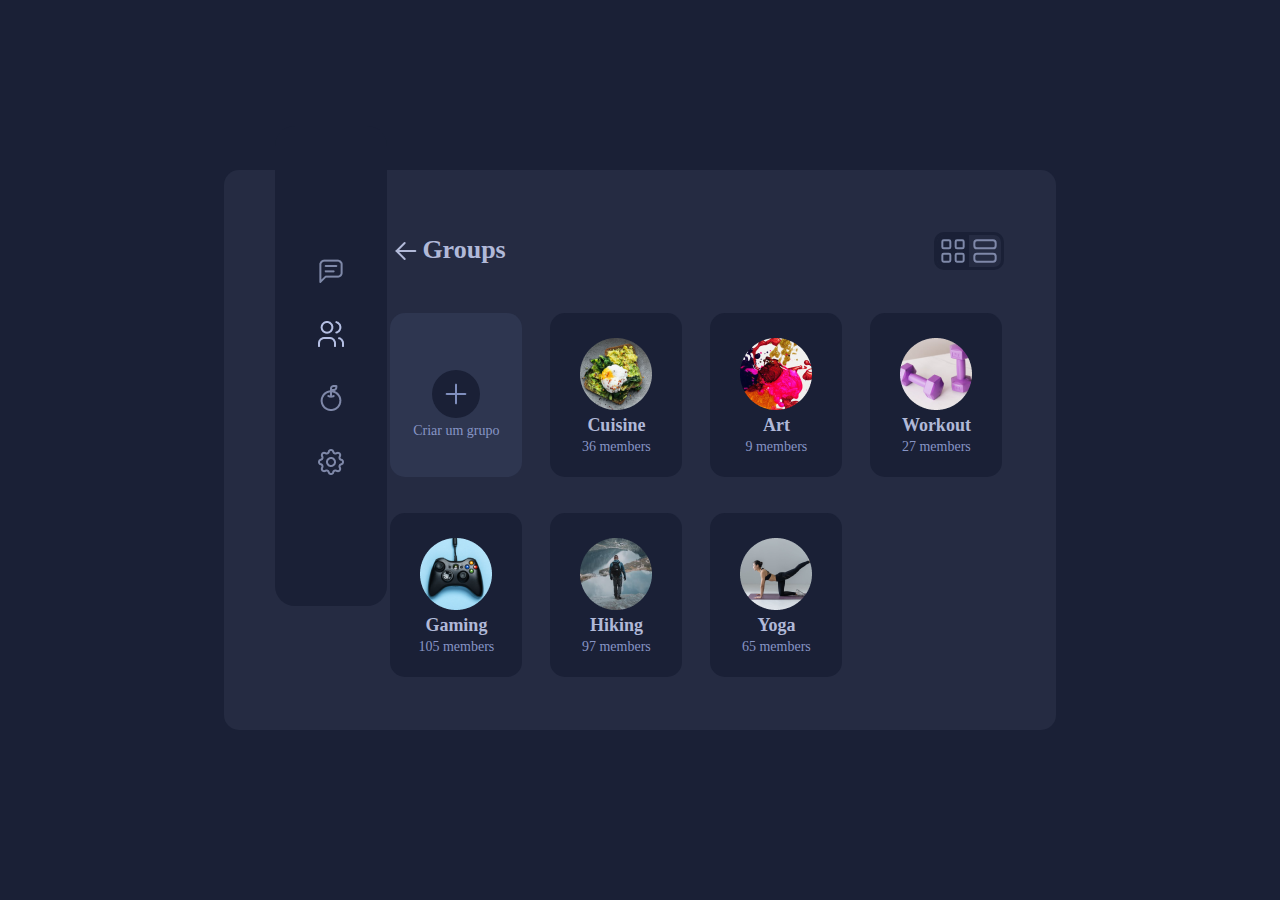
<file: desafio-01/index.html>
<!DOCTYPE html>
<html lang="pt-BR">
<head>
    <meta charset="UTF-8">
    <meta http-equiv="X-UA-Compatible" content="IE=edge">
    <meta name="viewport" content="width=device-width, initial-scale=1.0">
    <link rel="stylesheet" href="desafio1.css">
    <title>Desafio 1</title>
</head>
<body>
    <div class="position">
        <div class="bloco-principal">
            <div class="position-parte1">
                <div class="positon-icons-parte1">
                    <img src="icons/seta-esquerda.svg" alt="seta apontando para esquerda">
                    <h1 class="text-parte1">Groups</h1>
                </div>
                <div class="border-color">
                    <img  class="color-icon-back" src="icons/4-quadrados-1parte.svg" alt="">
                    <img src="icons/dois-retangulos-1parte.svg" alt="">
                </div>
            </div>
            <div class="postion-grid">
                <div class="position-parte2">
                    <div class="card-vazio">
                        <img class="img-parte2-card-vazio" src="img/img-card-vazio.png" alt="clique para adicionar um grupo">
                        <p class="text-card-vazio">Criar um grupo</p>
                    </div>
                    <div class="card-completo">
                        <img class="img-parte2-card-completo" src="img/card-completo1.png" alt="imagem do grupo">
                        <p class="titulo-card-completo">Cuisine</p>
                        <p class="text-card-completo">36 members</p>
                    </div>
                    <div class="card-completo">
                        <img class="img-parte2-card-completo" src="img/card-completo2.png" alt="imagem do grupo">
                        <p class="titulo-card-completo">Art</p>
                        <p class="text-card-completo">9 members</p>
                    </div>
                    <div class="card-completo">
                        <img class="img-parte2-card-completo" src="img/card-completo3.png" alt="imagem do grupo">
                        <p class="titulo-card-completo">Workout</p>
                        <p class="text-card-completo">27 members</p>
                    </div>
                    <div class="card-completo">
                        <img class="img-parte2-card-completo" src="img/card-completo4.png" alt="imagem do grupo">
                        <p class="titulo-card-completo">Gaming</p>
                        <p class="text-card-completo">105 members</p>
                    </div>
                    <div class="card-completo">
                        <img class="img-parte2-card-completo" src="img/card-completo5.png" alt="imagem do grupo">
                        <p class="titulo-card-completo">Hiking</p>
                        <p class="text-card-completo">97 members</p>
                    </div>
                    <div class="card-completo">
                        <img class="img-parte2-card-completo" src="img/card-completo6.png" alt="imagem do grupo">
                        <p class="titulo-card-completo">Yoga</p>
                        <p class="text-card-completo">65 members</p>
                    </div>
                </div>
            </div>
            <div class="opções">
                <img class="pos-opções-img" src="img/balão.png" alt="">
                <img class="pos-opções-img" src="img/duas-pessoas.png" alt="">
                <img class="pos-opções-img" src="img/bomba.png" alt="">
                <img class="pos-opções-img" src="img/engrenagem.png" alt="">
            </div>
        </div>
    </div>

</body>
</html>
</file>
<file: desafio-01/desafio1.css>
*{
    margin: 0;
    padding: 0;
    overflow: hidden;
}
body{
    background-color: #1A2036;
}
.position{
    display: flex;
    width: 100%;
    height: 100%;
    position: absolute;
    align-items: center;
}
.bloco-principal{
    background-color: #252B42;
    border-radius: 15px;
    width: 52rem;
    height: 35rem;
    margin-left: auto;
    margin-right: auto;
}
.position-parte1{
    display: inline-grid;
    width: 100%;
    grid-template-columns: 10rem 10rem;
    gap: 24rem;
    align-items: center;
    left: 20%;
    position: relative;
    top: 11%;
}
.text-parte1{
    font-family: Merriweather;
    font-weight: bold;
    font-size: 26px;
    color: #B1B9D8;
}
.positon-icons-parte1{
    display: flex;
}
.border-color{
    border: solid;
    width: 40%;
    align-items: center;
    display: flex;
    border-radius: 10px;
    border-color:#1A2036 ;
}
.color-icon-back{
    background-color: #1A2036;
}
.postion-grid{
    margin: 6.5rem;
    left: 7.5%;
    position: relative;
}
.position-parte2{
    display: grid;
    grid-template-columns: 10rem 10rem 10rem 10rem;
    grid-template-rows: 11rem 11rem;
    row-gap: 1.5rem;
}
.card-vazio{
    width: 8.25rem;
    height: 10.25rem;
    background-color: #2E3650;
    border-radius: 15px;
}
.card-completo{
    width: 8.25rem;
    height: 10.25rem;
    background-color: #1A2036;
    border-radius: 15px;
    
}
.img-parte2-card-vazio{
    display: block;
    margin-left: auto;
    margin-right: auto;
    position: relative;
    top: 35%;
    background-color: #1A2036;
    border-radius: 27px;
    padding: 0.5rem;
}
.img-parte2-card-completo{
    display: block;
    margin-left: auto;
    margin-right: auto;
    position: relative;
    top: 15%;
    background-color: #1A2036;
}
.text-card-vazio{
    font-family: IBM Plex Sans;
    font-weight:medium;
    font-size: 14px;
    color:#8795C5 ;
    text-align: center;
    position: relative;
    top: 38%;
}
.text-card-completo{
    font-family: IBM Plex Sans;
    font-weight:medium;
    font-size: 14px;
    color:#8795C5 ;
    text-align: center;
    position: relative;
    top: 20%;
}
.titulo-card-completo{
    font-family: Merriweather;
    font-weight:bold;
    font-size: 18px;
    color:#B1B9D8 ;
    text-align: center;
    position: relative;
    top: 18%;
}
.opções{
    background-color: #1A2036;
    height: 18rem;
    width: 5rem;
    display: grid;
    position: absolute;
    align-items: center;
    left: 21.5%;
    top: 14%;
    grid-template-rows: 4rem 4rem 4rem 4rem;
    padding: 1rem;
    border-radius: 20px;
    padding-top: 4rem;
    padding-bottom: 8rem;
    margin-bottom: 1rem;
}
.pos-opções-img{
    margin-left: auto;
    margin-right: auto;
    margin-top: 6rem;
}
@media (max-width: 801px) {
    .opções{
        background-color: #1A2036;
        height: 16rem;
        width: 5rem;
        display: grid;
        position: absolute;
        align-items: center;
        left: 1%;
        top: 5%;
        grid-template-rows: 4rem 4rem 4rem 4rem;
        padding: 1rem;
        border-radius: 20px;
        padding-top: 4rem;
        padding-bottom: 8rem;
        margin-bottom: 1rem;
    }
    .position-parte2{
        display: grid;
        grid-template-columns: 8rem 8rem 8rem 8rem;
        grid-template-rows: 11rem 11rem;
        row-gap: 1.5rem;
    }
    .card-vazio{
        width: 7rem;
        height: 10.25rem;
        background-color: #2E3650;
        border-radius: 15px;
    }
    .card-completo{
        width: 7rem;
        height: 10.25rem;
        background-color: #1A2036;
        border-radius: 15px;
        
    }
    .position-parte1{
        display: inline-grid;
        width: 100%;
        grid-template-columns: 10rem 10rem;
        gap: 17.25rem;
        align-items: center;
        left: 20%;
        position: relative;
        top: 11%;
    }
 }
 @media (max-width: 1024px) and (min-width: 801px){
    .opções{
        background-color: #1A2036;
        height: 17rem;
        width: 5rem;
        display: grid;
        position: absolute;
        align-items: center;
        left: 8%;
        top: 15%;
        grid-template-rows: 4rem 4rem 4rem 4rem;
        padding: 1rem;
        border-radius: 20px;
        padding-top: 4rem;
        padding-bottom: 8rem;
        margin-bottom: 1rem;
    }
 }
 @media (max-width: 1366px) and (min-width: 1361px){
    .opções{
        background-color: #1A2036;
        height: 17rem;
        width: 5rem;
        display: grid;
        position: absolute;
        align-items: center;
        left: 22%;
        top: 32%;
        grid-template-rows: 4rem 4rem 4rem 4rem;
        padding: 1rem;
        border-radius: 20px;
        padding-top: 4rem;
        padding-bottom: 8rem;
        margin-bottom: 1rem;
    }
 }
 @media (max-width: 1440px) and (min-width: 1370px){
    .opções{
        background-color: #1A2036;
        height: 17rem;
        width: 5rem;
        display: grid;
        position: absolute;
        align-items: center;
        left: 22%;
        top: 32%;
        grid-template-rows: 4rem 4rem 4rem 4rem;
        padding: 1rem;
        border-radius: 20px;
        padding-top: 4rem;
        padding-bottom: 8rem;
        margin-bottom: 1rem;
    }
 }
 @media (max-width: 1600px) and (min-width: 1450px){
    .opções{
        background-color: #1A2036;
        height: 17rem;
        width: 5rem;
        display: grid;
        position: absolute;
        align-items: center;
        left: 25%;
        top: 32%;
        grid-template-rows: 4rem 4rem 4rem 4rem;
        padding: 1rem;
        border-radius: 20px;
        padding-top: 4rem;
        padding-bottom: 8rem;
        margin-bottom: 1rem;
    }
 }
 @media (max-width: 1920px) and (min-width: 1610px){
    .opções{
        background-color: #1A2036;
        height: 17rem;
        width: 5rem;
        display: grid;
        position: absolute;
        align-items: center;
        left: 30%;
        top: 32%;
        grid-template-rows: 4rem 4rem 4rem 4rem;
        padding: 1rem;
        border-radius: 20px;
        padding-top: 4rem;
        padding-bottom: 8rem;
        margin-bottom: 1rem;
    }
 }
</file>
